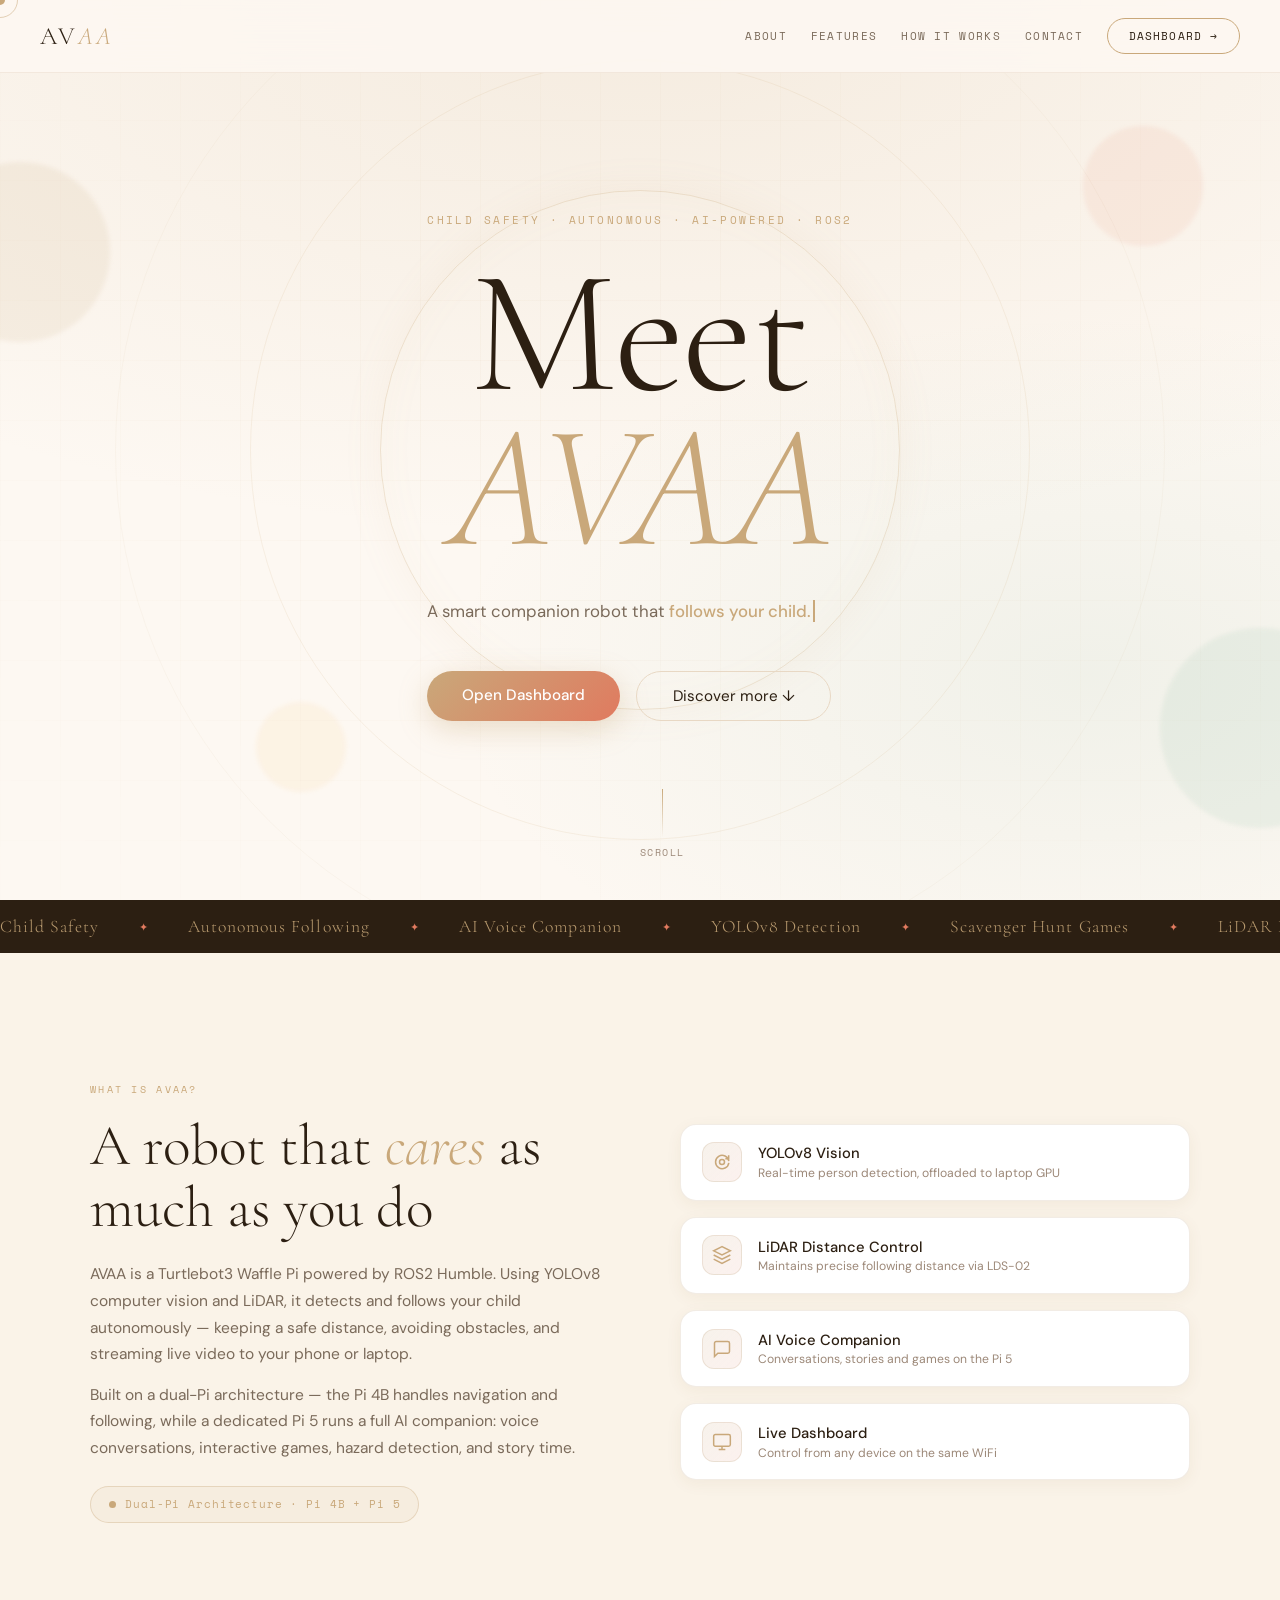
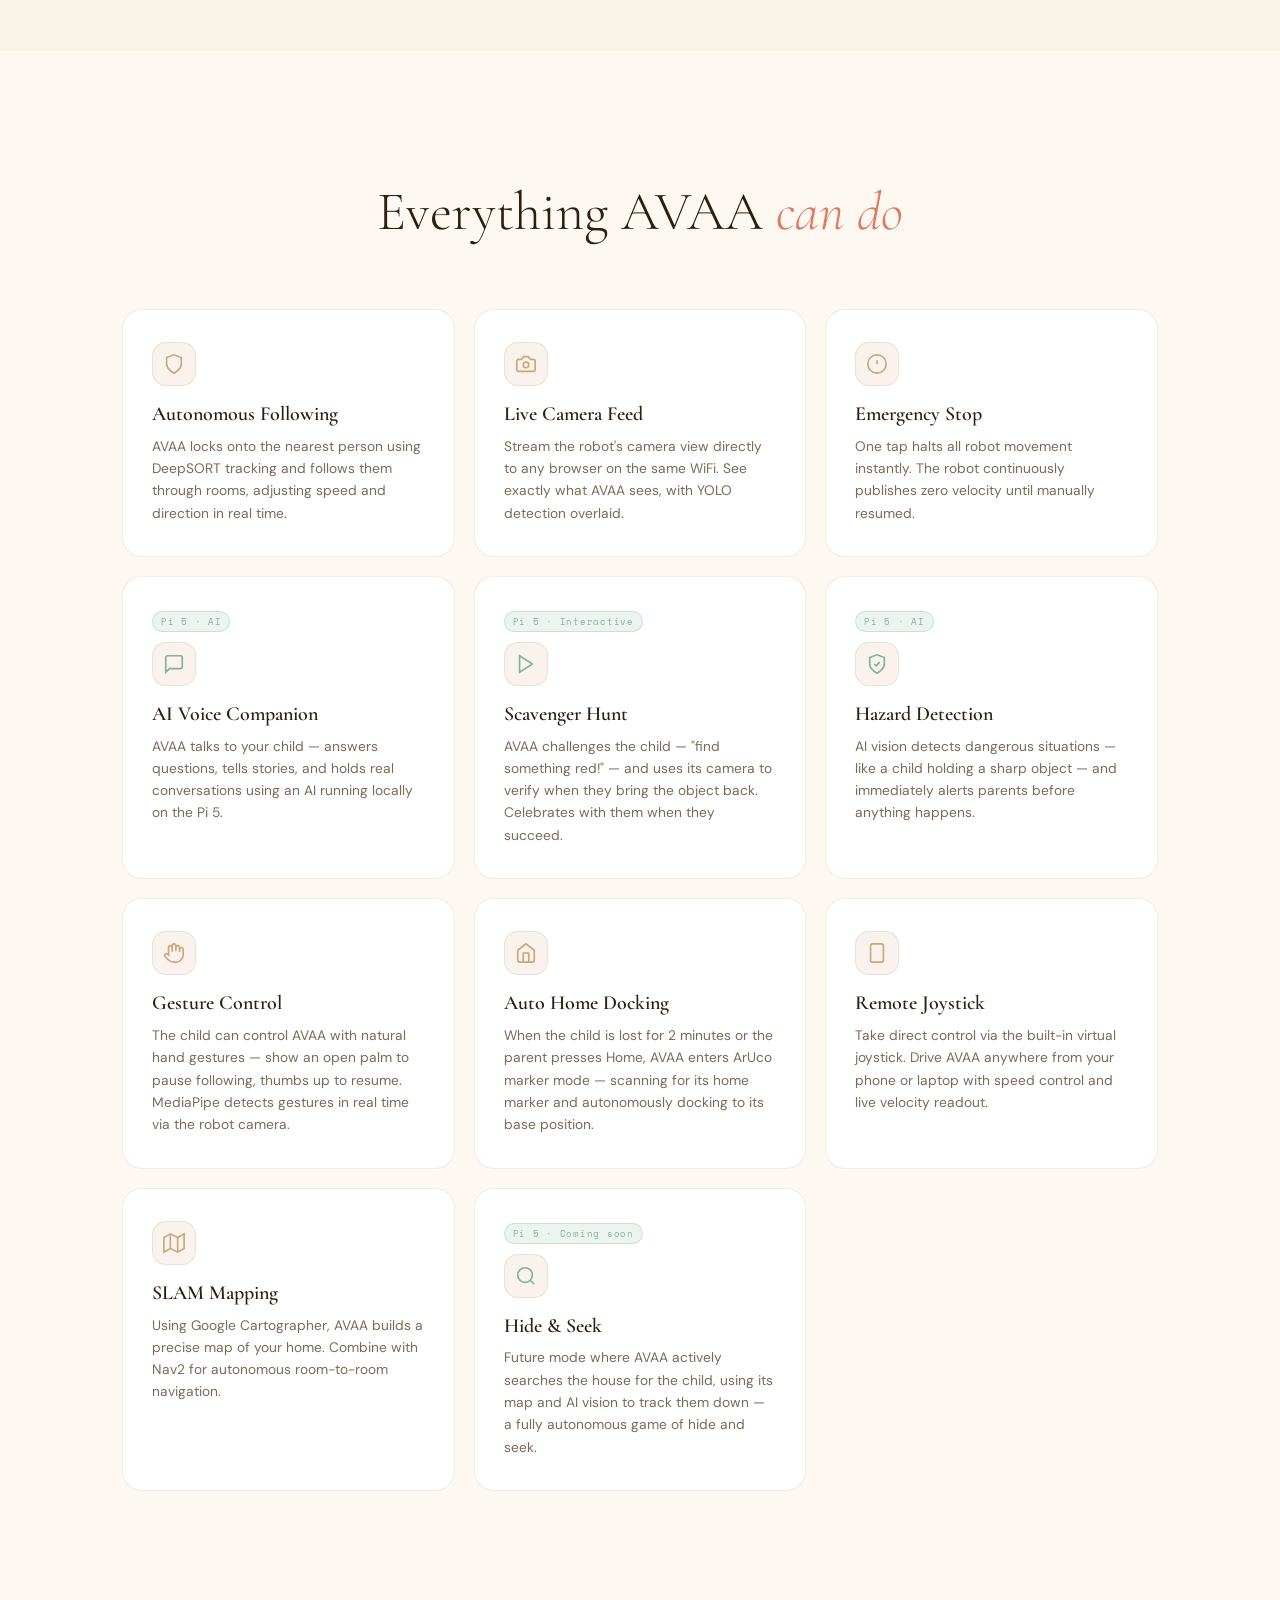
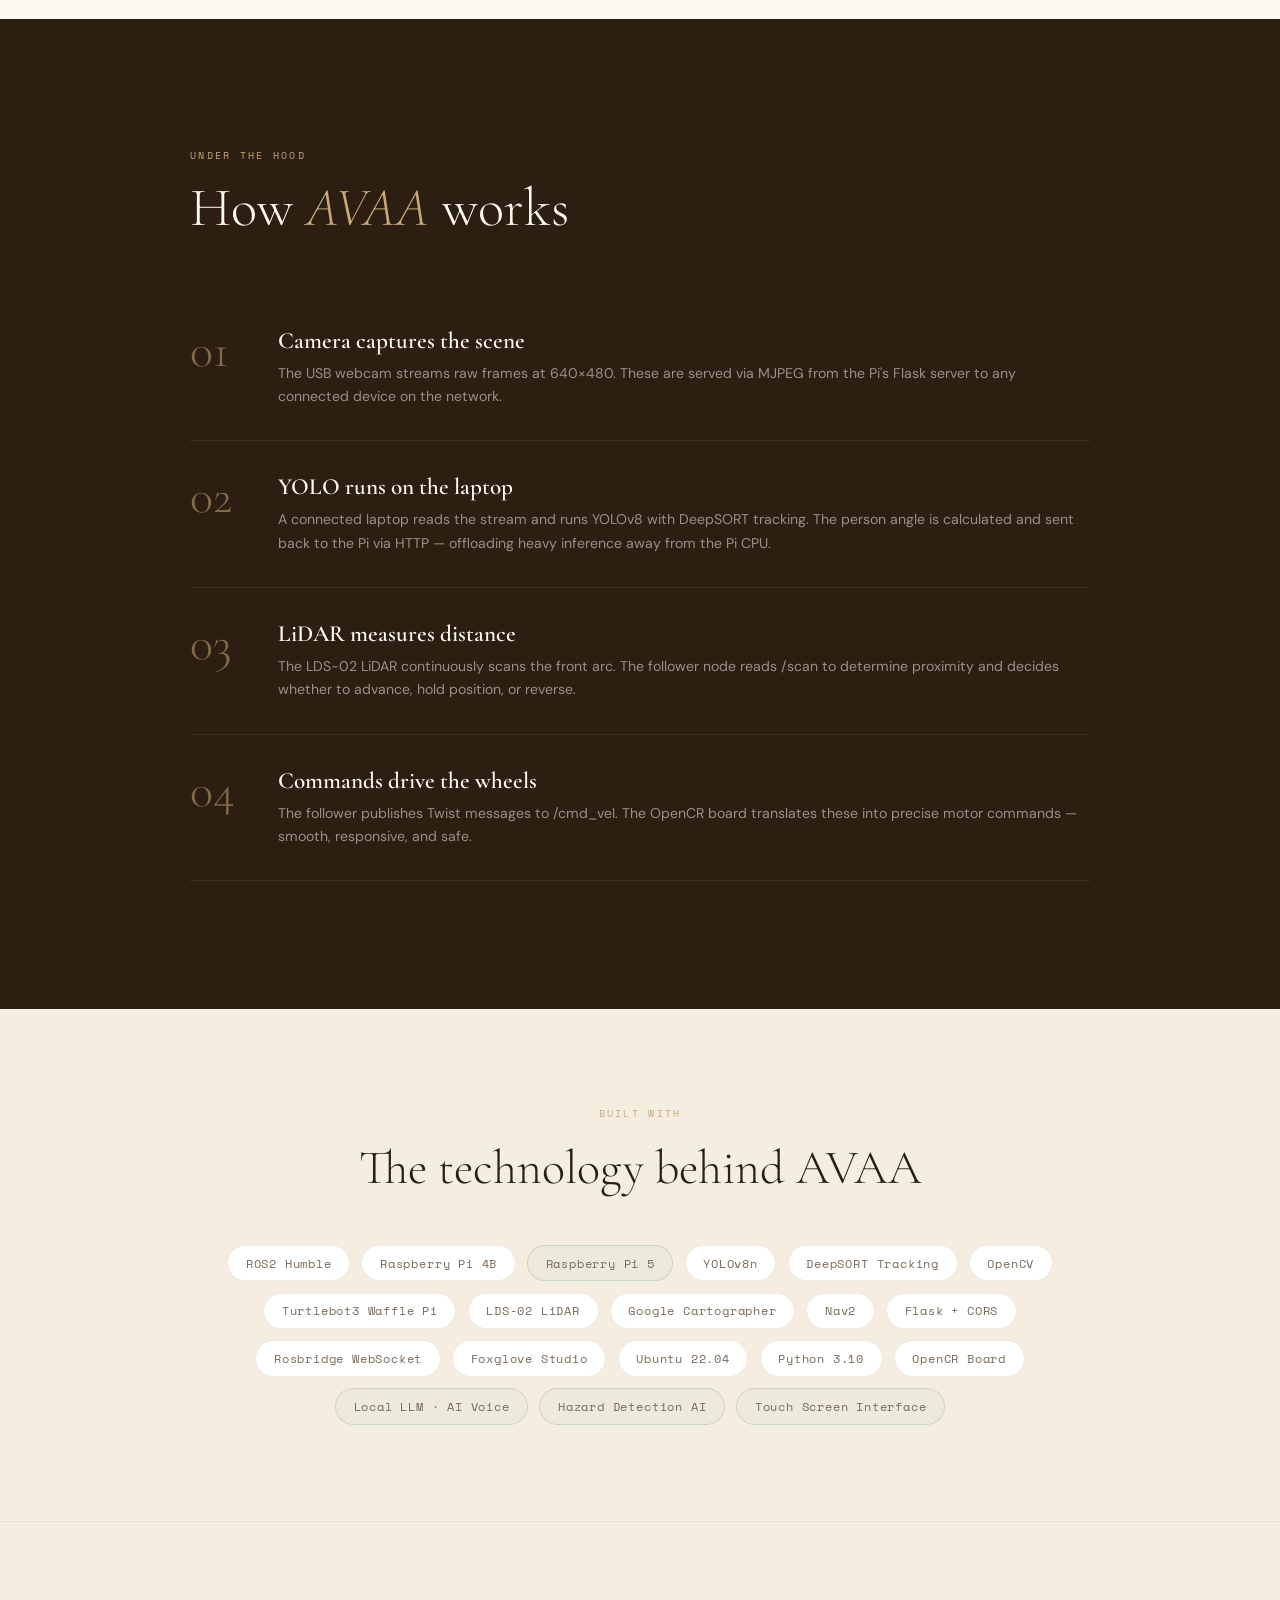
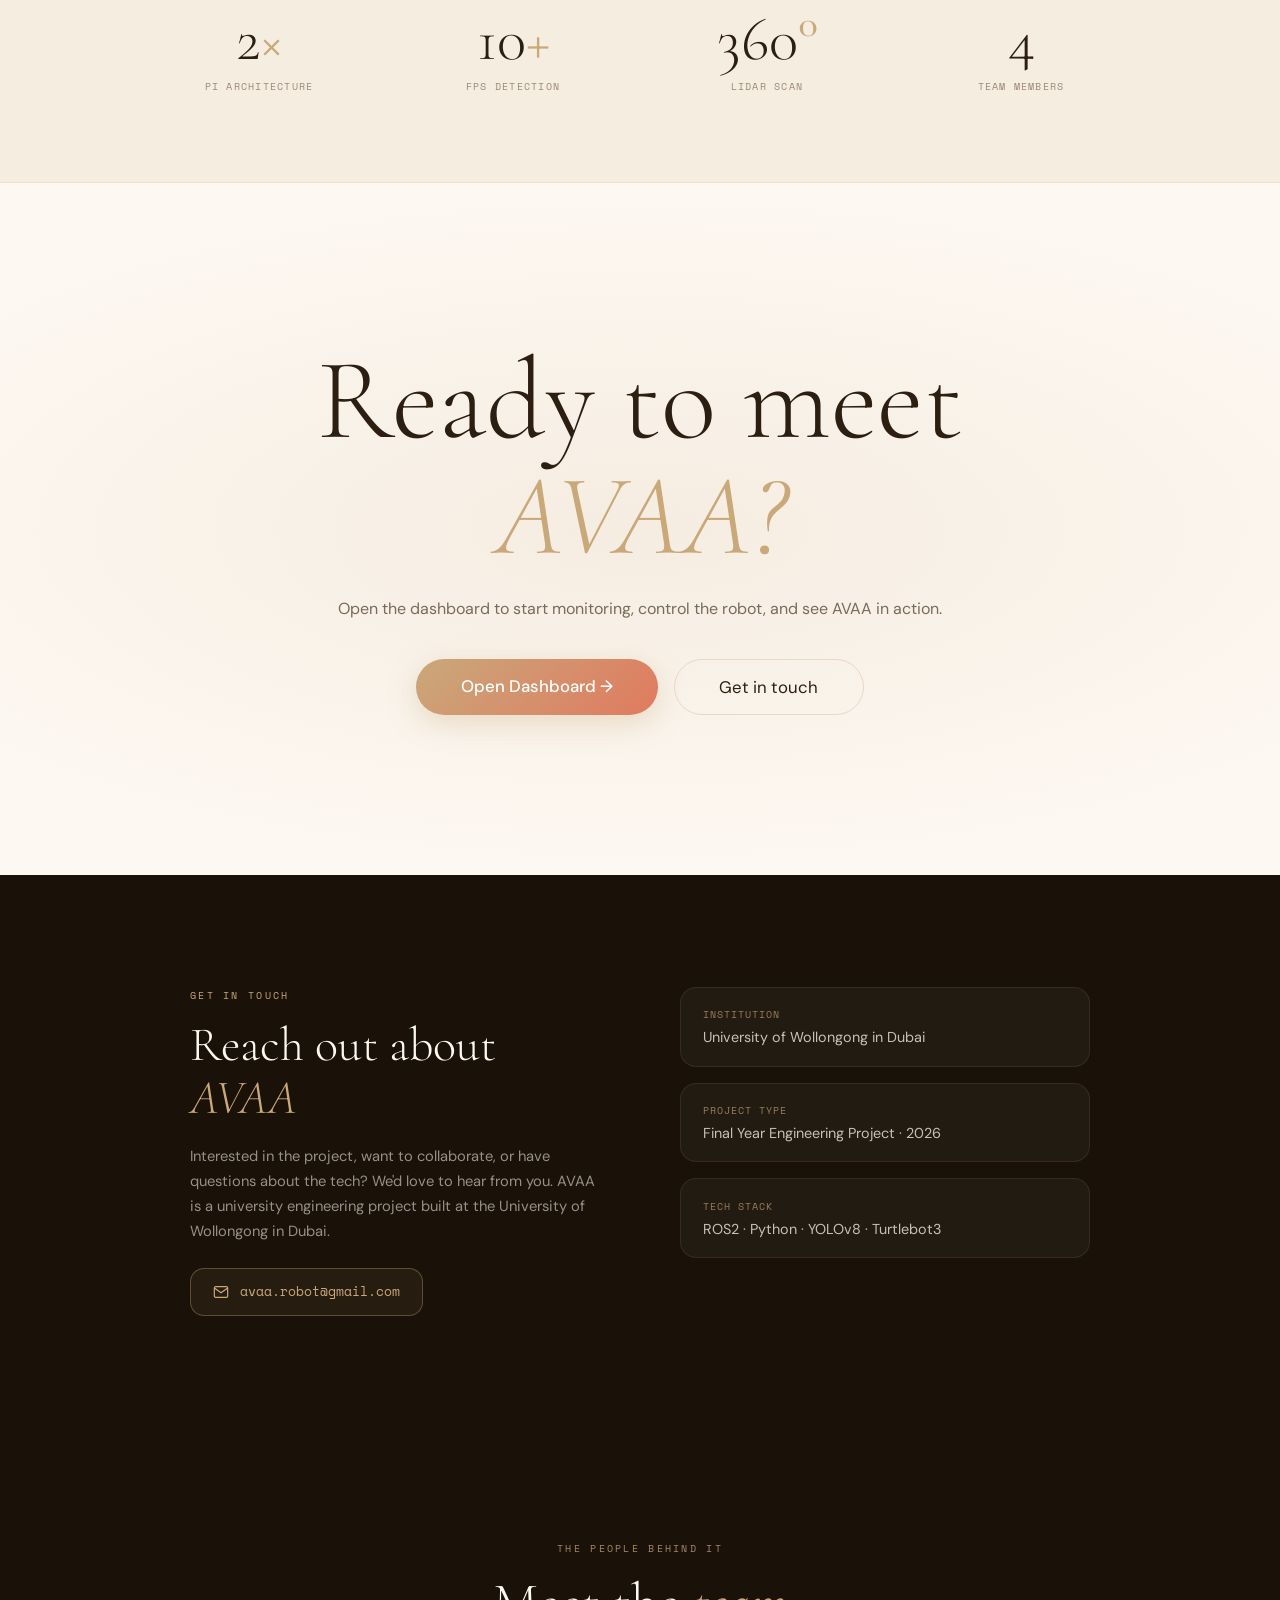
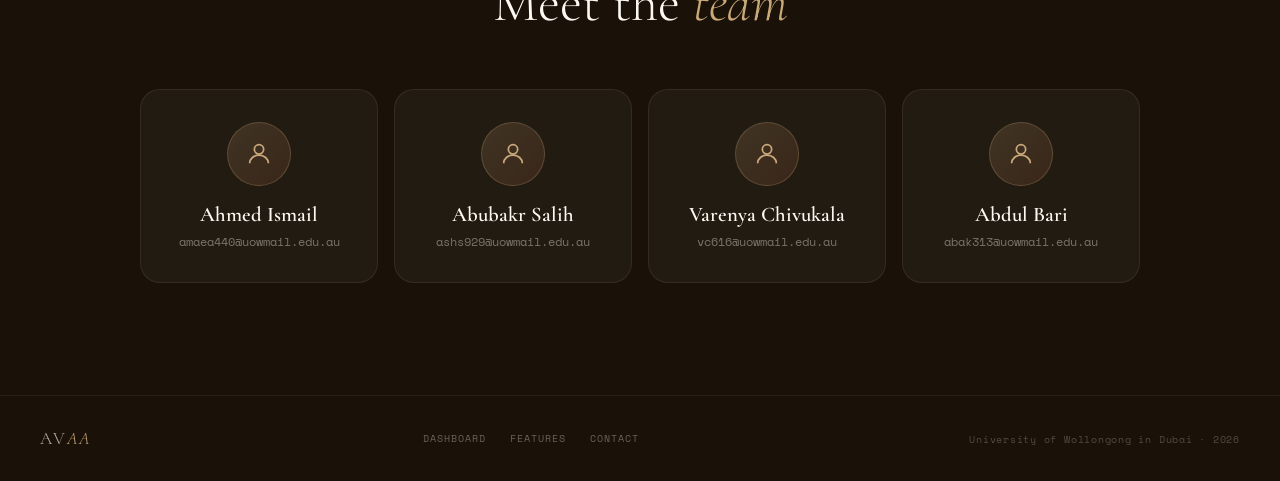
<file: html website/landing.html>
<!DOCTYPE html>
<html lang="en">
<head>
  <meta charset="UTF-8" />
  <meta name="viewport" content="width=device-width, initial-scale=1.0" />
  <title>AVAA — Smart Companion Robot</title>
  <link rel="preconnect" href="https://fonts.googleapis.com" />
  <link rel="preconnect" href="https://fonts.gstatic.com" crossorigin />
  <link href="https://fonts.googleapis.com/css2?family=Cormorant+Garamond:ital,wght@0,300;0,400;0,600;1,300;1,400&family=DM+Sans:wght@300;400;500&family=Space+Mono:wght@400;700&display=swap" rel="stylesheet" />
  <style>
    :root {
      --cream:   #fdf8f2;
      --warm:    #faf3e8;
      --paper:   #f5ede0;
      --sand:    #e8d8c4;
      --caramel: #c9a87a;
      --terra:   #e07a5f;
      --sage:    #81b29a;
      --gold:    #f2cc8f;
      --text:    #2c1f12;
      --muted:   #7a6a5a;
      --light:   #9c8878;
      --dark:    #1a1208;
    }
    *, *::before, *::after { box-sizing: border-box; margin: 0; padding: 0; }
    html { scroll-behavior: smooth; }
    body {
      background: var(--cream); color: var(--text);
      font-family: 'DM Sans', sans-serif; overflow-x: hidden; cursor: none;
    }

    /* noise */
    body::before {
      content: ''; position: fixed; inset: 0; z-index: 0; pointer-events: none; opacity: 0.025;
      background-image: url("data:image/svg+xml,%3Csvg viewBox='0 0 256 256' xmlns='http://www.w3.org/2000/svg'%3E%3Cfilter id='n'%3E%3CfeTurbulence type='fractalNoise' baseFrequency='0.9' numOctaves='4' stitchTiles='stitch'/%3E%3C/filter%3E%3Crect width='100%25' height='100%25' filter='url(%23n)'/%3E%3C/svg%3E");
    }

    /* cursor */
    #cursor { position:fixed; width:10px; height:10px; background:var(--caramel); border-radius:50%; pointer-events:none; z-index:9999; transform:translate(-50%,-50%); transition:width 0.2s,height 0.2s,background 0.2s; }
    #cursor-ring { position:fixed; width:36px; height:36px; border:1.5px solid var(--caramel); border-radius:50%; pointer-events:none; z-index:9998; transform:translate(-50%,-50%); opacity:0.5; transition:width 0.2s,height 0.2s; }

    /* ── NAV ── */
    nav {
      position: fixed; top: 0; left: 0; right: 0; z-index: 100;
      padding: 1.1rem 2.5rem;
      display: flex; align-items: center; justify-content: space-between;
      background: rgba(253,248,242,0.88); backdrop-filter: blur(18px);
      border-bottom: 1px solid rgba(180,150,110,0.14);
    }
    .nav-logo { font-family:'Cormorant Garamond',serif; font-size:1.55rem; font-weight:300; letter-spacing:0.12em; color:var(--text); }
    .nav-logo em { color:var(--caramel); font-style:italic; }
    .nav-links { display:flex; align-items:center; gap:1.5rem; }
    .nav-link-item { font-family:'Space Mono',monospace; font-size:0.68rem; letter-spacing:0.12em; text-transform:uppercase; color:var(--muted); text-decoration:none; transition:color 0.2s; }
    .nav-link-item:hover { color:var(--caramel); }
    .nav-enter { font-family:'Space Mono',monospace; font-size:0.7rem; letter-spacing:0.1em; text-transform:uppercase; padding:0.55rem 1.3rem; border:1px solid var(--caramel); border-radius:999px; color:var(--text); text-decoration:none; transition:background 0.2s,color 0.2s; }
    .nav-enter:hover { background:var(--caramel); color:#fff; }

    section { position:relative; z-index:1; }

    /* ── HERO ── */
    .hero {
      min-height: 100vh;
      display: grid; place-items: center;
      padding: 8rem 2rem 5rem;
      text-align: center;
      background:
        radial-gradient(ellipse 90% 60% at 50% 0%, rgba(201,168,122,0.16), transparent),
        radial-gradient(ellipse 50% 40% at 85% 75%, rgba(129,178,154,0.10), transparent),
        var(--cream);
      overflow: hidden;
    }
    .hero-eyebrow { font-family:'Space Mono',monospace; font-size:0.7rem; letter-spacing:0.22em; text-transform:uppercase; color:var(--caramel); margin-bottom:1.8rem; opacity:0; animation:fadeUp 0.8s 0.2s forwards; }
    .hero-title { font-family:'Cormorant Garamond',serif; font-size:clamp(5rem,15vw,11rem); font-weight:300; line-height:0.88; letter-spacing:-0.01em; color:var(--text); opacity:0; animation:fadeUp 0.9s 0.4s forwards; }
    .hero-title em { font-style:italic; color:var(--caramel); display:block; }
    .hero-sub { margin-top:2rem; font-size:1.05rem; color:var(--muted); max-width:500px; margin-inline:auto; line-height:1.65; opacity:0; animation:fadeUp 0.9s 0.6s forwards; }
    .hero-cta { margin-top:2.8rem; display:flex; gap:1rem; justify-content:center; flex-wrap:wrap; opacity:0; animation:fadeUp 0.9s 0.8s forwards; }
    .btn-primary { padding:0.9rem 2.2rem; background:linear-gradient(135deg,var(--caramel),var(--terra)); color:#fff; border:none; border-radius:999px; font-family:'DM Sans',sans-serif; font-size:0.95rem; font-weight:500; text-decoration:none; cursor:pointer; box-shadow:0 8px 28px rgba(201,168,122,0.35); transition:transform 0.2s,box-shadow 0.2s; }
    .btn-primary:hover { transform:translateY(-2px); box-shadow:0 14px 36px rgba(201,168,122,0.42); }
    .btn-ghost { padding:0.9rem 2.2rem; background:transparent; color:var(--text); border:1.5px solid var(--sand); border-radius:999px; font-family:'DM Sans',sans-serif; font-size:0.95rem; text-decoration:none; cursor:pointer; transition:border-color 0.2s,background 0.2s; }
    .btn-ghost:hover { border-color:var(--caramel); background:rgba(201,168,122,0.06); }

    /* orbs */
    .orb { position:absolute; border-radius:50%; pointer-events:none; filter:blur(2px); }
    .orb-1 { width:180px;height:180px;left:-70px;top:18%;background:rgba(201,168,122,0.13);animation:drift 18s ease-in-out infinite alternate; }
    .orb-2 { width:120px;height:120px;right:6%;top:14%;background:rgba(224,122,95,0.09);animation:drift 14s ease-in-out infinite alternate-reverse; }
    .orb-3 { width:200px;height:200px;right:-80px;bottom:8%;background:rgba(129,178,154,0.11);animation:drift 22s ease-in-out infinite alternate; }
    .orb-4 { width:90px;height:90px;left:20%;bottom:12%;background:rgba(242,204,143,0.13);animation:drift 16s ease-in-out infinite alternate-reverse; }
    @keyframes drift { from{transform:translateY(0) rotate(0deg)} to{transform:translateY(-22px) rotate(180deg)} }

    /* grid lines bg */
    .hero-grid {
      position:absolute; inset:0; pointer-events:none;
      background-image: linear-gradient(rgba(201,168,122,0.06) 1px, transparent 1px),
                        linear-gradient(90deg, rgba(201,168,122,0.06) 1px, transparent 1px);
      background-size: 60px 60px;
      mask-image: radial-gradient(ellipse 80% 80% at 50% 50%, black, transparent);
    }

    .scroll-hint { position:absolute;bottom:2.5rem;left:50%;transform:translateX(-50%);display:flex;flex-direction:column;align-items:center;gap:0.5rem;opacity:0;animation:fadeUp 1s 1.2s forwards; }
    .scroll-hint span { font-family:'Space Mono',monospace;font-size:0.62rem;letter-spacing:0.15em;text-transform:uppercase;color:var(--light); }
    .scroll-line { width:1px;height:48px;background:linear-gradient(to bottom,var(--caramel),transparent);animation:scrollPulse 2s ease-in-out infinite; }
    @keyframes scrollPulse { 0%,100%{opacity:0.4}50%{opacity:1} }

    /* ── MARQUEE ── */
    .marquee-wrap { overflow:hidden; background:var(--text); padding:1rem 0; }
    .marquee-track { display:flex;gap:2.5rem;animation:marquee 20s linear infinite;white-space:nowrap; }
    .marquee-item { font-family:'Cormorant Garamond',serif;font-size:1.1rem;font-weight:300;color:rgba(201,168,122,0.9);letter-spacing:0.06em;flex-shrink:0; }
    .marquee-sep { color:var(--terra);flex-shrink:0;font-size:0.7rem;align-self:center; }
    @keyframes marquee { from{transform:translateX(0)} to{transform:translateX(-50%)} }

    /* ── WHAT ── */
    .what { padding:8rem 2rem; background:var(--warm); }
    .what-inner { max-width:1100px;margin-inline:auto;display:grid;grid-template-columns:1fr 1fr;gap:5rem;align-items:center; }
    .section-label { font-family:'Space Mono',monospace;font-size:0.65rem;letter-spacing:0.22em;text-transform:uppercase;color:var(--caramel);margin-bottom:1.1rem; }
    .section-title { font-family:'Cormorant Garamond',serif;font-size:clamp(2.2rem,5vw,3.6rem);font-weight:300;line-height:1.08;color:var(--text); }
    .section-title em { font-style:italic;color:var(--caramel); }
    .section-body { margin-top:1.4rem;color:var(--muted);line-height:1.72;font-size:0.97rem; }
    .section-body + .section-body { margin-top:0.85rem; }
    .dual-pi-badge {
      margin-top:1.5rem;display:inline-flex;align-items:center;gap:0.6rem;
      padding:0.6rem 1.1rem;border-radius:999px;
      border:1px solid rgba(201,168,122,0.35);
      background:rgba(201,168,122,0.08);
      font-family:'Space Mono',monospace;font-size:0.68rem;
      color:var(--caramel);letter-spacing:0.08em;
    }
    .dual-pi-dot { width:7px;height:7px;border-radius:50%;background:var(--caramel);animation:blink 2s ease-in-out infinite; }
    @keyframes blink { 0%,100%{opacity:1}50%{opacity:0.3} }

    /* stat cards */
    .what-cards { display:flex;flex-direction:column;gap:1rem; }
    .stat-row {
      display:flex;align-items:center;gap:1rem;padding:1.1rem 1.3rem;
      background:#fff;border-radius:16px;border:1px solid rgba(180,150,110,0.18);
      box-shadow:0 4px 16px rgba(120,80,30,0.06);
      transform:translateX(60px);opacity:0;transition:transform 0.6s ease,opacity 0.6s ease;
    }
    .stat-row.visible { transform:translateX(0);opacity:1; }
    .stat-row:nth-child(2){transition-delay:0.1s} .stat-row:nth-child(3){transition-delay:0.2s} .stat-row:nth-child(4){transition-delay:0.3s}
    .stat-icon-wrap { width:40px;height:40px;border-radius:12px;display:grid;place-items:center;flex-shrink:0;background:linear-gradient(135deg,rgba(201,168,122,0.15),rgba(224,122,95,0.10));border:1px solid rgba(180,150,110,0.20); }
    .stat-icon-wrap svg { width:20px;height:20px; }
    .stat-text-main { font-size:0.92rem;font-weight:500;color:var(--text); }
    .stat-text-sub  { font-size:0.76rem;color:var(--light);margin-top:0.1rem; }

    /* ── FEATURES ── */
    .features { padding:8rem 2rem; max-width:1100px; margin-inline:auto; }
    .features-header { text-align:center;margin-bottom:4rem; }
    .features-title { font-family:'Cormorant Garamond',serif;font-size:clamp(2.2rem,5vw,3.4rem);font-weight:300;color:var(--text); }
    .features-title em { font-style:italic;color:var(--terra); }
    .features-grid { display:grid;grid-template-columns:repeat(3,1fr);gap:1.2rem; }
    .feat-card {
      background:#fff;border:1px solid rgba(180,150,110,0.18);border-radius:20px;padding:2rem 1.8rem;
      position:relative;overflow:hidden;
      transform:translateY(40px);opacity:0;transition:transform 0.6s ease,opacity 0.6s ease,border-color 0.2s,box-shadow 0.2s;
    }
    .feat-card.visible { transform:translateY(0);opacity:1; }
    .feat-card:nth-child(2){transition-delay:0.08s}.feat-card:nth-child(3){transition-delay:0.16s}
    .feat-card:nth-child(4){transition-delay:0.12s}.feat-card:nth-child(5){transition-delay:0.20s}.feat-card:nth-child(6){transition-delay:0.28s}
    .feat-card:nth-child(7){transition-delay:0.16s}.feat-card:nth-child(8){transition-delay:0.24s}.feat-card:nth-child(9){transition-delay:0.32s}
    .feat-card::before { content:'';position:absolute;top:0;left:0;right:0;height:3px;background:linear-gradient(90deg,var(--caramel),var(--terra),var(--sage));opacity:0;transition:opacity 0.2s; }
    .feat-card:hover { border-color:rgba(201,168,122,0.45);box-shadow:0 12px 32px rgba(120,80,30,0.10); }
    .feat-card:hover::before { opacity:1; }
    .feat-icon-box { width:44px;height:44px;border-radius:14px;display:grid;place-items:center;margin-bottom:1rem;background:linear-gradient(135deg,rgba(201,168,122,0.14),rgba(224,122,95,0.10));border:1px solid rgba(180,150,110,0.20); }
    .feat-icon-box svg { width:22px;height:22px; }
    .feat-pi5-tag { display:inline-block;font-family:'Space Mono',monospace;font-size:0.58rem;letter-spacing:0.08em;padding:0.2rem 0.5rem;border-radius:999px;background:rgba(129,178,154,0.15);color:var(--sage);border:1px solid rgba(129,178,154,0.30);margin-bottom:0.6rem; }
    .feat-name { font-family:'Cormorant Garamond',serif;font-size:1.25rem;font-weight:600;color:var(--text);margin-bottom:0.55rem; }
    .feat-desc { font-size:0.86rem;color:var(--muted);line-height:1.62; }

    /* ── HOW IT WORKS ── */
    .how { padding:8rem 2rem; background:var(--text); color:var(--cream); }
    .how-inner { max-width:900px;margin-inline:auto; }
    .how-label { font-family:'Space Mono',monospace;font-size:0.65rem;letter-spacing:0.22em;text-transform:uppercase;color:var(--caramel);margin-bottom:1rem; }
    .how-title { font-family:'Cormorant Garamond',serif;font-size:clamp(2.2rem,5vw,3.4rem);font-weight:300;line-height:1.1;margin-bottom:3.5rem; }
    .how-title em { font-style:italic;color:var(--caramel); }
    .steps { display:flex;flex-direction:column;gap:0; }
    .step { display:grid;grid-template-columns:64px 1fr;gap:1.5rem;align-items:flex-start;padding:2rem 0;border-bottom:1px solid rgba(255,255,255,0.07);transform:translateX(-40px);opacity:0;transition:transform 0.6s ease,opacity 0.6s ease; }
    .step.visible { transform:translateX(0);opacity:1; }
    .step:nth-child(2){transition-delay:0.1s}.step:nth-child(3){transition-delay:0.2s}.step:nth-child(4){transition-delay:0.3s}
    .step-num { font-family:'Cormorant Garamond',serif;font-size:3rem;font-weight:300;color:var(--caramel);line-height:1;opacity:0.55; }
    .step-name { font-family:'Cormorant Garamond',serif;font-size:1.45rem;font-weight:600;color:var(--cream);margin-bottom:0.45rem; }
    .step-desc { font-size:0.88rem;color:rgba(253,248,242,0.52);line-height:1.65; }

    /* ── TECH ── */
    .tech { padding:6rem 2rem; background:var(--paper); }
    .tech-inner { max-width:900px;margin-inline:auto;text-align:center; }
    .tech-title { font-family:'Cormorant Garamond',serif;font-size:clamp(2rem,4vw,3rem);font-weight:300;margin-bottom:3rem;color:var(--text); }
    .tech-pills { display:flex;flex-wrap:wrap;justify-content:center;gap:0.7rem; }
    .pill { font-family:'Space Mono',monospace;font-size:0.72rem;letter-spacing:0.07em;padding:0.55rem 1.1rem;border-radius:999px;border:1px solid rgba(180,150,110,0.22);color:var(--muted);background:#fff;transform:scale(0.88);opacity:0;transition:transform 0.4s ease,opacity 0.4s ease,border-color 0.2s,color 0.2s; }
    .pill.visible { transform:scale(1);opacity:1; }
    .pill:hover { border-color:var(--caramel);color:var(--text); }
    .pill.pi5 { border-color:rgba(129,178,154,0.35);background:rgba(129,178,154,0.06); }

    /* ── CTA ── */
    .cta-section { padding:10rem 2rem;text-align:center;background:radial-gradient(ellipse 70% 50% at 50% 50%,rgba(201,168,122,0.14),transparent),var(--cream); }
    .cta-title { font-family:'Cormorant Garamond',serif;font-size:clamp(3rem,9vw,7.5rem);font-weight:300;line-height:1;color:var(--text);transform:translateY(40px);opacity:0;transition:transform 0.8s ease,opacity 0.8s ease; }
    .cta-title.visible { transform:translateY(0);opacity:1; }
    .cta-title em { font-style:italic;color:var(--caramel);display:block; }
    .cta-sub { margin-top:1.5rem;color:var(--muted);font-size:1rem;transform:translateY(20px);opacity:0;transition:transform 0.8s 0.2s ease,opacity 0.8s 0.2s ease; }
    .cta-sub.visible { transform:translateY(0);opacity:1; }
    .cta-btns { margin-top:2.5rem;display:flex;gap:1rem;justify-content:center;flex-wrap:wrap;transform:translateY(20px);opacity:0;transition:transform 0.8s 0.35s ease,opacity 0.8s 0.35s ease; }
    .cta-btns.visible { transform:translateY(0);opacity:1; }

    /* ── CONTACT ── */
    .contact { padding:7rem 2rem; background:var(--dark); color:var(--cream); }
    .contact-inner { max-width:900px;margin-inline:auto;display:grid;grid-template-columns:1fr 1fr;gap:5rem;align-items:start; }
    .contact-label { font-family:'Space Mono',monospace;font-size:0.65rem;letter-spacing:0.22em;text-transform:uppercase;color:var(--caramel);margin-bottom:1rem; }
    .contact-title { font-family:'Cormorant Garamond',serif;font-size:clamp(2rem,4vw,3rem);font-weight:300;line-height:1.1;margin-bottom:1.2rem; }
    .contact-title em { font-style:italic;color:var(--caramel); }
    .contact-body { color:rgba(253,248,242,0.55);line-height:1.7;font-size:0.92rem; }
    .contact-email {
      display:inline-flex;align-items:center;gap:0.65rem;
      margin-top:1.5rem;padding:0.85rem 1.4rem;
      border:1px solid rgba(201,168,122,0.35);border-radius:14px;
      background:rgba(201,168,122,0.07);
      font-family:'Space Mono',monospace;font-size:0.8rem;
      color:var(--caramel);text-decoration:none;
      transition:background 0.2s,border-color 0.2s;
    }
    .contact-email:hover { background:rgba(201,168,122,0.14);border-color:rgba(201,168,122,0.6); }
    .contact-email svg { width:16px;height:16px;flex-shrink:0; }
    .contact-cards { display:flex;flex-direction:column;gap:1rem; }
    .contact-card {
      padding:1.2rem 1.4rem;border-radius:16px;
      border:1px solid rgba(255,255,255,0.08);
      background:rgba(255,255,255,0.04);
      transform:translateY(20px);opacity:0;
      transition:transform 0.6s ease,opacity 0.6s ease;
    }
    .contact-card.visible { transform:translateY(0);opacity:1; }
    .contact-card:nth-child(2){transition-delay:0.1s}.contact-card:nth-child(3){transition-delay:0.2s}
    .contact-card-label { font-family:'Space Mono',monospace;font-size:0.62rem;letter-spacing:0.1em;text-transform:uppercase;color:rgba(201,168,122,0.7);margin-bottom:0.4rem; }
    .contact-card-val { font-size:0.9rem;color:rgba(253,248,242,0.75); }

    /* ── FOOTER ── */
    footer { padding:2rem 2.5rem;border-top:1px solid rgba(255,255,255,0.06);background:var(--dark);display:flex;align-items:center;justify-content:space-between;flex-wrap:wrap;gap:1rem; }
    .footer-logo { font-family:'Cormorant Garamond',serif;font-size:1.1rem;font-weight:300;letter-spacing:0.1em;color:rgba(253,248,242,0.7); }
    .footer-logo em { font-style:italic;color:var(--caramel); }
    .footer-note { font-family:'Space Mono',monospace;font-size:0.6rem;color:rgba(253,248,242,0.25);letter-spacing:0.08em; }
    .footer-links { display:flex;gap:1.5rem; }
    .footer-links a { font-family:'Space Mono',monospace;font-size:0.62rem;letter-spacing:0.1em;text-transform:uppercase;color:rgba(253,248,242,0.35);text-decoration:none;transition:color 0.2s; }
    .footer-links a:hover { color:var(--caramel); }

    /* animations */
    @keyframes fadeUp { from{opacity:0;transform:translateY(24px)} to{opacity:1;transform:translateY(0)} }

    /* ── TEAM ── */
    .team { padding:7rem 2rem; background:var(--dark); }
    .team-inner { max-width:1000px; margin-inline:auto; }
    .team-title { font-family:'Cormorant Garamond',serif; font-size:clamp(2.2rem,5vw,3.4rem); font-weight:300; line-height:1.1; color:var(--cream); text-align:center; margin-bottom:3.5rem; }
    .team-title em { font-style:italic; color:var(--caramel); }
    .team-grid { display:grid; grid-template-columns:repeat(4,1fr); gap:1rem; }
    .team-card {
      background:rgba(255,255,255,0.04); border:1px solid rgba(255,255,255,0.08);
      border-radius:20px; padding:2rem 1.4rem; text-align:center;
      transform:translateY(30px); opacity:0;
      transition:transform 0.6s ease, opacity 0.6s ease, border-color 0.2s, background 0.2s;
      position:relative; overflow:hidden;
    }
    .team-card::before {
      content:''; position:absolute; top:0; left:0; right:0; height:2px;
      background:linear-gradient(90deg, var(--caramel), var(--terra));
      opacity:0; transition:opacity 0.2s;
    }
    .team-card:hover { border-color:rgba(201,168,122,0.25); background:rgba(201,168,122,0.05); }
    .team-card:hover::before { opacity:1; }
    .team-card.visible { transform:translateY(0); opacity:1; }
    .team-card:nth-child(2){transition-delay:0.1s} .team-card:nth-child(3){transition-delay:0.2s} .team-card:nth-child(4){transition-delay:0.3s}
    .team-avatar {
      width:64px; height:64px; border-radius:50%; margin:0 auto 1rem;
      background:linear-gradient(135deg,rgba(201,168,122,0.18),rgba(224,122,95,0.12));
      border:1px solid rgba(201,168,122,0.25);
      display:grid; place-items:center;
    }
    .team-avatar svg { width:28px; height:28px; stroke:var(--caramel); }
    .team-name { font-family:'Cormorant Garamond',serif; font-size:1.3rem; font-weight:600; color:var(--cream); margin-bottom:0.3rem; }
    .team-role { font-family:'Space Mono',monospace; font-size:0.62rem; letter-spacing:0.08em; color:rgba(201,168,122,0.7); text-transform:uppercase; margin-bottom:0.85rem; }
    .team-email { display:block; font-size:0.76rem; color:rgba(253,248,242,0.4); text-decoration:none; word-break:break-all; transition:color 0.2s; font-family:'Space Mono',monospace; }
    .team-email:hover { color:var(--caramel); }

    /* ── EXTRA WOW — animated counter strip ── */
    .stats-strip { padding:4rem 2rem; background:var(--paper); border-top:1px solid rgba(180,150,110,0.15); border-bottom:1px solid rgba(180,150,110,0.15); }
    .stats-strip-inner { max-width:1000px; margin-inline:auto; display:grid; grid-template-columns:repeat(4,1fr); gap:1rem; text-align:center; }
    .strip-stat { padding:1.5rem 1rem; }
    .strip-num { font-family:'Cormorant Garamond',serif; font-size:clamp(2.5rem,5vw,3.8rem); font-weight:300; color:var(--text); line-height:1; }
    .strip-num em { font-style:normal; color:var(--caramel); }
    .strip-label { font-family:'Space Mono',monospace; font-size:0.65rem; letter-spacing:0.12em; text-transform:uppercase; color:var(--light); margin-top:0.5rem; }

    @media(max-width:900px) { .team-grid { grid-template-columns:1fr 1fr; } .stats-strip-inner { grid-template-columns:1fr 1fr; } }
    @media(max-width:500px) { .team-grid { grid-template-columns:1fr; } .stats-strip-inner { grid-template-columns:1fr 1fr; } }

    /* ── HERO LAYOUT ── */
    .hero { text-align:left; padding:7rem 2rem 5rem; }
    .hero-layout {
      display:grid; grid-template-columns:1fr 1fr;
      gap:3rem; align-items:center;
      max-width:1100px; margin-inline:auto;
      width:100%;
    }
    .hero-left { text-align:left; }
    .hero-eyebrow { text-align:left; }
    .hero-cta { justify-content:flex-start; }

    /* typewriter */
    .hero-sub { text-align:left; max-width:480px; }
    .typewriter {
      color:var(--caramel);
      font-weight:500;
      border-right:2px solid var(--caramel);
      padding-right:2px;
      animation:blinkCaret 0.75s step-end infinite;
      white-space:nowrap;
    }
    @keyframes blinkCaret { 0%,100%{border-color:var(--caramel)} 50%{border-color:transparent} }

    /* robot float */
    .hero-right { display:flex; justify-content:center; align-items:center; }
    .robot-float-wrap {
      position:relative; width:320px; height:380px;
      display:flex; align-items:center; justify-content:center;
    }
    .robot-glow {
      position:absolute; width:260px; height:260px; border-radius:50%;
      background:radial-gradient(circle, rgba(201,168,122,0.18), transparent 70%);
      animation:glowPulse 3s ease-in-out infinite;
    }
    @keyframes glowPulse { 0%,100%{transform:scale(1);opacity:0.7} 50%{transform:scale(1.15);opacity:1} }
    .robot-float-img {
      position:relative; z-index:2;
      width:260px; height:auto; max-height:360px;
      object-fit:contain; border-radius:20px;
      filter:drop-shadow(0 20px 40px rgba(201,168,122,0.25));
      animation:float 5s ease-in-out infinite;
    }
    .robot-fallback-svg {
      position:relative; z-index:2;
      width:220px; height:280px;
      display:grid; place-items:center;
      animation:float 5s ease-in-out infinite;
    }
    .robot-fallback-svg svg { width:100%; height:100%; }
    .robot-scan-line {
      position:absolute; left:10%; right:10%; height:2px;
      background:linear-gradient(90deg, transparent, rgba(201,168,122,0.6), transparent);
      z-index:3; border-radius:999px;
      animation:scanLine 3s ease-in-out infinite;
    }
    @keyframes scanLine {
      0%   { top:15%; opacity:0; }
      10%  { opacity:1; }
      90%  { opacity:1; }
      100% { top:85%; opacity:0; }
    }
    @keyframes float { 0%,100%{transform:translateY(0)} 50%{transform:translateY(-12px)} }

    @media(max-width:900px) {
      .hero-layout { grid-template-columns:1fr; text-align:center; }
      .hero-left { text-align:center; }
      .hero-eyebrow, .hero-sub { text-align:center; max-width:none; }
      .hero-cta { justify-content:center; }
      .hero-right { margin-top:1rem; }
      .robot-float-wrap { width:240px; height:280px; }
      .robot-float-img { width:200px; }
    }

    
    .hero-ring {
      position:absolute; width:520px; height:520px;
      border-radius:50%; pointer-events:none;
      border:1.5px solid rgba(201,168,122,0.28);
      top:50%; left:50%; transform:translate(-50%,-50%);
      animation:ringPulse 3.5s ease-in-out infinite;
      box-shadow: 0 0 40px rgba(201,168,122,0.08), inset 0 0 40px rgba(201,168,122,0.04);
    }
    .hero-ring-2 {
      position:absolute; width:780px; height:780px;
      border-radius:50%; pointer-events:none;
      border:1px solid rgba(201,168,122,0.14);
      top:50%; left:50%; transform:translate(-50%,-50%);
      animation:ringPulse 3.5s ease-in-out infinite 1.2s;
    }
    .hero-ring-3 {
      position:absolute; width:1050px; height:1050px;
      border-radius:50%; pointer-events:none;
      border:1px solid rgba(201,168,122,0.07);
      top:50%; left:50%; transform:translate(-50%,-50%);
      animation:ringPulse 3.5s ease-in-out infinite 2.4s;
    }
    @keyframes ringPulse { 0%,100%{opacity:0.6;transform:translate(-50%,-50%) scale(1)} 50%{opacity:1;transform:translate(-50%,-50%) scale(1.025)} }

    /* ── REVEAL for team cards ── */
    
    @media(max-width:900px) {
      .what-inner,.contact-inner { grid-template-columns:1fr;gap:3rem; }
      .features-grid { grid-template-columns:1fr 1fr; }
      nav { padding:1rem 1.4rem; }
      .nav-links { gap:1rem; }
    }
    @media(max-width:600px) {
      .features-grid { grid-template-columns:1fr; }
      .nav-links .nav-link-item { display:none; }
      footer { flex-direction:column;text-align:center; }
    }
  </style>
</head>
<body>

<div id="cursor"></div>
<div id="cursor-ring"></div>

<!-- NAV -->
<nav>
  <div class="nav-logo">AV<em>AA</em></div>
  <div class="nav-links">
    <a href="#what"     class="nav-link-item">About</a>
    <a href="#features" class="nav-link-item">Features</a>
    <a href="#how"      class="nav-link-item">How it works</a>
    <a href="#contact"  class="nav-link-item">Contact</a>
    <a href="index.html" class="nav-enter">Dashboard →</a>
  </div>
</nav>

<!-- HERO -->
<section class="hero">
  <div class="hero-grid"></div>
  <div class="hero-ring"></div>
  <div class="hero-ring-2"></div>
  <div class="hero-ring-3"></div>
  <div class="orb orb-1"></div>
  <div class="orb orb-2"></div>
  <div class="orb orb-3"></div>
  <div class="orb orb-4"></div>

  <div style="text-align:center">
    <p class="hero-eyebrow">Child Safety · Autonomous · AI-Powered · ROS2</p>
    <h1 class="hero-title">Meet<em>AVAA</em></h1>
    <p class="hero-sub">
      A smart companion robot that
      <span class="typewriter" id="typewriter"></span>
    </p>
    <div class="hero-cta">
      <a href="index.html" class="btn-primary">Open Dashboard</a>
      <a href="#what" class="btn-ghost">Discover more ↓</a>
    </div>
  </div>

  <div class="scroll-hint">
    <div class="scroll-line"></div>
    <span>Scroll</span>
  </div>
</section>

<!-- MARQUEE -->
<div class="marquee-wrap" aria-hidden="true">
  <div class="marquee-track">
    <span class="marquee-item">Child Safety</span><span class="marquee-sep">✦</span>
    <span class="marquee-item">Autonomous Following</span><span class="marquee-sep">✦</span>
    <span class="marquee-item">AI Voice Companion</span><span class="marquee-sep">✦</span>
    <span class="marquee-item">YOLOv8 Detection</span><span class="marquee-sep">✦</span>
    <span class="marquee-item">Scavenger Hunt Games</span><span class="marquee-sep">✦</span>
    <span class="marquee-item">LiDAR Navigation</span><span class="marquee-sep">✦</span>
    <span class="marquee-item">Hazard Detection</span><span class="marquee-sep">✦</span>
    <span class="marquee-item">Story Time</span><span class="marquee-sep">✦</span>
    <span class="marquee-item">ROS2 Humble</span><span class="marquee-sep">✦</span>
    <span class="marquee-item">Real-time Monitoring</span><span class="marquee-sep">✦</span>
    <!-- duplicate -->
    <span class="marquee-item">Child Safety</span><span class="marquee-sep">✦</span>
    <span class="marquee-item">Autonomous Following</span><span class="marquee-sep">✦</span>
    <span class="marquee-item">AI Voice Companion</span><span class="marquee-sep">✦</span>
    <span class="marquee-item">YOLOv8 Detection</span><span class="marquee-sep">✦</span>
    <span class="marquee-item">Scavenger Hunt Games</span><span class="marquee-sep">✦</span>
    <span class="marquee-item">LiDAR Navigation</span><span class="marquee-sep">✦</span>
    <span class="marquee-item">Hazard Detection</span><span class="marquee-sep">✦</span>
    <span class="marquee-item">Story Time</span><span class="marquee-sep">✦</span>
    <span class="marquee-item">ROS2 Humble</span><span class="marquee-sep">✦</span>
    <span class="marquee-item">Real-time Monitoring</span><span class="marquee-sep">✦</span>
  </div>
</div>

<!-- WHAT IS AVAA -->
<section id="what" class="what">
  <div class="what-inner">
    <div>
      <p class="section-label">What is AVAA?</p>
      <h2 class="section-title">A robot that <em>cares</em> as much as you do</h2>
      <p class="section-body">AVAA is a Turtlebot3 Waffle Pi powered by ROS2 Humble. Using YOLOv8 computer vision and LiDAR, it detects and follows your child autonomously — keeping a safe distance, avoiding obstacles, and streaming live video to your phone or laptop.</p>
      <p class="section-body">Built on a dual-Pi architecture — the Pi 4B handles navigation and following, while a dedicated Pi 5 runs a full AI companion: voice conversations, interactive games, hazard detection, and story time.</p>
      <div class="dual-pi-badge">
        <div class="dual-pi-dot"></div>
        Dual-Pi Architecture · Pi 4B + Pi 5
      </div>
    </div>
    <div class="what-cards">
      <div class="stat-row">
        <div class="stat-icon-wrap">
          <svg viewBox="0 0 24 24" fill="none" stroke="var(--caramel)" stroke-width="1.8"><circle cx="12" cy="12" r="3"/><path d="M20.188 10.934a8 8 0 1 0 .001 2.132"/><path d="M20 4v4h-4"/></svg>
        </div>
        <div><div class="stat-text-main">YOLOv8 Vision</div><div class="stat-text-sub">Real-time person detection, offloaded to laptop GPU</div></div>
      </div>
      <div class="stat-row">
        <div class="stat-icon-wrap">
          <svg viewBox="0 0 24 24" fill="none" stroke="var(--caramel)" stroke-width="1.8"><path d="M12 2L2 7l10 5 10-5-10-5z"/><path d="M2 17l10 5 10-5"/><path d="M2 12l10 5 10-5"/></svg>
        </div>
        <div><div class="stat-text-main">LiDAR Distance Control</div><div class="stat-text-sub">Maintains precise following distance via LDS-02</div></div>
      </div>
      <div class="stat-row">
        <div class="stat-icon-wrap">
          <svg viewBox="0 0 24 24" fill="none" stroke="var(--caramel)" stroke-width="1.8"><path d="M21 15a2 2 0 0 1-2 2H7l-4 4V5a2 2 0 0 1 2-2h14a2 2 0 0 1 2 2z"/></svg>
        </div>
        <div><div class="stat-text-main">AI Voice Companion</div><div class="stat-text-sub">Conversations, stories and games on the Pi 5</div></div>
      </div>
      <div class="stat-row">
        <div class="stat-icon-wrap">
          <svg viewBox="0 0 24 24" fill="none" stroke="var(--caramel)" stroke-width="1.8"><rect x="2" y="3" width="20" height="14" rx="2"/><path d="M8 21h8M12 17v4"/></svg>
        </div>
        <div><div class="stat-text-main">Live Dashboard</div><div class="stat-text-sub">Control from any device on the same WiFi</div></div>
      </div>
    </div>
  </div>
</section>

<!-- FEATURES -->
<section id="features">
  <div class="features">
    <div class="features-header">
      <h2 class="features-title">Everything AVAA <em>can do</em></h2>
    </div>
    <div class="features-grid">

      <div class="feat-card">
        <div class="feat-icon-box">
          <svg viewBox="0 0 24 24" fill="none" stroke="var(--caramel)" stroke-width="1.8"><path d="M12 22s8-4 8-10V5l-8-3-8 3v7c0 6 8 10 8 10z"/></svg>
        </div>
        <div class="feat-name">Autonomous Following</div>
        <p class="feat-desc">AVAA locks onto the nearest person using DeepSORT tracking and follows them through rooms, adjusting speed and direction in real time.</p>
      </div>

      <div class="feat-card">
        <div class="feat-icon-box">
          <svg viewBox="0 0 24 24" fill="none" stroke="var(--caramel)" stroke-width="1.8"><path d="M14.5 4h-5L7 7H4a2 2 0 0 0-2 2v9a2 2 0 0 0 2 2h16a2 2 0 0 0 2-2V9a2 2 0 0 0-2-2h-3l-2.5-3z"/><circle cx="12" cy="13" r="3"/></svg>
        </div>
        <div class="feat-name">Live Camera Feed</div>
        <p class="feat-desc">Stream the robot's camera view directly to any browser on the same WiFi. See exactly what AVAA sees, with YOLO detection overlaid.</p>
      </div>

      <div class="feat-card">
        <div class="feat-icon-box">
          <svg viewBox="0 0 24 24" fill="none" stroke="var(--caramel)" stroke-width="1.8"><circle cx="12" cy="12" r="10"/><line x1="12" y1="8" x2="12" y2="12"/><line x1="12" y1="16" x2="12.01" y2="16"/></svg>
        </div>
        <div class="feat-name">Emergency Stop</div>
        <p class="feat-desc">One tap halts all robot movement instantly. The robot continuously publishes zero velocity until manually resumed.</p>
      </div>

      <div class="feat-card">
        <span class="feat-pi5-tag">Pi 5 · AI</span>
        <div class="feat-icon-box">
          <svg viewBox="0 0 24 24" fill="none" stroke="var(--sage)" stroke-width="1.8"><path d="M21 15a2 2 0 0 1-2 2H7l-4 4V5a2 2 0 0 1 2-2h14a2 2 0 0 1 2 2z"/></svg>
        </div>
        <div class="feat-name">AI Voice Companion</div>
        <p class="feat-desc">AVAA talks to your child — answers questions, tells stories, and holds real conversations using an AI running locally on the Pi 5.</p>
      </div>

      <div class="feat-card">
        <span class="feat-pi5-tag">Pi 5 · Interactive</span>
        <div class="feat-icon-box">
          <svg viewBox="0 0 24 24" fill="none" stroke="var(--sage)" stroke-width="1.8"><polygon points="5 3 19 12 5 21 5 3"/></svg>
        </div>
        <div class="feat-name">Scavenger Hunt</div>
        <p class="feat-desc">AVAA challenges the child — "find something red!" — and uses its camera to verify when they bring the object back. Celebrates with them when they succeed.</p>
      </div>

      <div class="feat-card">
        <span class="feat-pi5-tag">Pi 5 · AI</span>
        <div class="feat-icon-box">
          <svg viewBox="0 0 24 24" fill="none" stroke="var(--sage)" stroke-width="1.8"><path d="M12 22s8-4 8-10V5l-8-3-8 3v7c0 6 8 10 8 10z"/><path d="M9 12l2 2 4-4"/></svg>
        </div>
        <div class="feat-name">Hazard Detection</div>
        <p class="feat-desc">AI vision detects dangerous situations — like a child holding a sharp object — and immediately alerts parents before anything happens.</p>
      </div>

      <div class="feat-card">
        <div class="feat-icon-box">
          <svg viewBox="0 0 24 24" fill="none" stroke="var(--caramel)" stroke-width="1.8"><path d="M18 11V6a2 2 0 0 0-2-2v0a2 2 0 0 0-2 2v0"/><path d="M14 10V4a2 2 0 0 0-2-2v0a2 2 0 0 0-2 2v2"/><path d="M10 10.5V6a2 2 0 0 0-2-2v0a2 2 0 0 0-2 2v8"/><path d="M18 8a2 2 0 1 1 4 0v6a8 8 0 0 1-8 8h-2c-2.8 0-4.5-.86-5.99-2.34l-3.6-3.6a2 2 0 0 1 2.83-2.82L7 15"/></svg>
        </div>
        <div class="feat-name">Gesture Control</div>
        <p class="feat-desc">The child can control AVAA with natural hand gestures — show an open palm to pause following, thumbs up to resume. MediaPipe detects gestures in real time via the robot camera.</p>
      </div>

      <div class="feat-card">
        <div class="feat-icon-box">
          <svg viewBox="0 0 24 24" fill="none" stroke="var(--caramel)" stroke-width="1.8"><path d="M3 9l9-7 9 7v11a2 2 0 0 1-2 2H5a2 2 0 0 1-2-2z"/><polyline points="9 22 9 12 15 12 15 22"/></svg>
        </div>
        <div class="feat-name">Auto Home Docking</div>
        <p class="feat-desc">When the child is lost for 2 minutes or the parent presses Home, AVAA enters ArUco marker mode — scanning for its home marker and autonomously docking to its base position.</p>
      </div>

      <div class="feat-card">
        <div class="feat-icon-box">
          <svg viewBox="0 0 24 24" fill="none" stroke="var(--caramel)" stroke-width="1.8"><rect x="5" y="2" width="14" height="20" rx="2"/><path d="M12 18h.01"/></svg>
        </div>
        <div class="feat-name">Remote Joystick</div>
        <p class="feat-desc">Take direct control via the built-in virtual joystick. Drive AVAA anywhere from your phone or laptop with speed control and live velocity readout.</p>
      </div>

      <div class="feat-card">
        <div class="feat-icon-box">
          <svg viewBox="0 0 24 24" fill="none" stroke="var(--caramel)" stroke-width="1.8"><polygon points="1 6 1 22 8 18 16 22 23 18 23 2 16 6 8 2 1 6"/><line x1="8" y1="2" x2="8" y2="18"/><line x1="16" y1="6" x2="16" y2="22"/></svg>
        </div>
        <div class="feat-name">SLAM Mapping</div>
        <p class="feat-desc">Using Google Cartographer, AVAA builds a precise map of your home. Combine with Nav2 for autonomous room-to-room navigation.</p>
      </div>

      <div class="feat-card">
        <span class="feat-pi5-tag">Pi 5 · Coming soon</span>
        <div class="feat-icon-box">
          <svg viewBox="0 0 24 24" fill="none" stroke="var(--sage)" stroke-width="1.8"><circle cx="11" cy="11" r="8"/><path d="M21 21l-4.35-4.35"/></svg>
        </div>
        <div class="feat-name">Hide &amp; Seek</div>
        <p class="feat-desc">Future mode where AVAA actively searches the house for the child, using its map and AI vision to track them down — a fully autonomous game of hide and seek.</p>
      </div>

    </div>
  </div>
</section>

<!-- HOW IT WORKS -->
<section id="how" class="how">
  <div class="how-inner">
    <p class="how-label">Under the hood</p>
    <h2 class="how-title">How <em>AVAA</em> works</h2>
    <div class="steps">
      <div class="step">
        <div class="step-num">01</div>
        <div>
          <div class="step-name">Camera captures the scene</div>
          <p class="step-desc">The USB webcam streams raw frames at 640×480. These are served via MJPEG from the Pi's Flask server to any connected device on the network.</p>
        </div>
      </div>
      <div class="step">
        <div class="step-num">02</div>
        <div>
          <div class="step-name">YOLO runs on the laptop</div>
          <p class="step-desc">A connected laptop reads the stream and runs YOLOv8 with DeepSORT tracking. The person angle is calculated and sent back to the Pi via HTTP — offloading heavy inference away from the Pi CPU.</p>
        </div>
      </div>
      <div class="step">
        <div class="step-num">03</div>
        <div>
          <div class="step-name">LiDAR measures distance</div>
          <p class="step-desc">The LDS-02 LiDAR continuously scans the front arc. The follower node reads /scan to determine proximity and decides whether to advance, hold position, or reverse.</p>
        </div>
      </div>
      <div class="step">
        <div class="step-num">04</div>
        <div>
          <div class="step-name">Commands drive the wheels</div>
          <p class="step-desc">The follower publishes Twist messages to /cmd_vel. The OpenCR board translates these into precise motor commands — smooth, responsive, and safe.</p>
        </div>
      </div>
    </div>
  </div>
</section>

<!-- TECH STACK -->
<section class="tech">
  <div class="tech-inner">
    <p class="section-label" style="text-align:center">Built with</p>
    <h2 class="tech-title">The technology behind AVAA</h2>
    <div class="tech-pills">
      <span class="pill">ROS2 Humble</span>
      <span class="pill">Raspberry Pi 4B</span>
      <span class="pill pi5">Raspberry Pi 5</span>
      <span class="pill">YOLOv8n</span>
      <span class="pill">DeepSORT Tracking</span>
      <span class="pill">OpenCV</span>
      <span class="pill">Turtlebot3 Waffle Pi</span>
      <span class="pill">LDS-02 LiDAR</span>
      <span class="pill">Google Cartographer</span>
      <span class="pill">Nav2</span>
      <span class="pill">Flask + CORS</span>
      <span class="pill">Rosbridge WebSocket</span>
      <span class="pill">Foxglove Studio</span>
      <span class="pill">Ubuntu 22.04</span>
      <span class="pill">Python 3.10</span>
      <span class="pill">OpenCR Board</span>
      <span class="pill pi5">Local LLM · AI Voice</span>
      <span class="pill pi5">Hazard Detection AI</span>
      <span class="pill pi5">Touch Screen Interface</span>
    </div>
  </div>
</section>

<!-- STATS STRIP -->
<section class="stats-strip">
  <div class="stats-strip-inner">
    <div class="strip-stat">
      <div class="strip-num">2<em>×</em></div>
      <div class="strip-label">Pi Architecture</div>
    </div>
    <div class="strip-stat">
      <div class="strip-num">10<em>+</em></div>
      <div class="strip-label">FPS Detection</div>
    </div>
    <div class="strip-stat">
      <div class="strip-num">360<em>°</em></div>
      <div class="strip-label">LiDAR Scan</div>
    </div>
    <div class="strip-stat">
      <div class="strip-num">4<em></em></div>
      <div class="strip-label">Team Members</div>
    </div>
  </div>
</section>

<!-- CTA -->
<section class="cta-section">
  <h2 class="cta-title">Ready to meet<em>AVAA?</em></h2>
  <p class="cta-sub">Open the dashboard to start monitoring, control the robot, and see AVAA in action.</p>
  <div class="cta-btns">
    <a href="index.html" class="btn-primary" style="font-size:1.05rem;padding:1rem 2.8rem">Open Dashboard →</a>
    <a href="#contact"   class="btn-ghost"   style="font-size:1.05rem;padding:1rem 2.8rem">Get in touch</a>
  </div>
</section>

<!-- CONTACT -->
<section id="contact" class="contact">
  <div class="contact-inner">
    <div>
      <p class="contact-label">Get in touch</p>
      <h2 class="contact-title">Reach out about <em>AVAA</em></h2>
      <p class="contact-body">Interested in the project, want to collaborate, or have questions about the tech? We'd love to hear from you. AVAA is a university engineering project built at the University of Wollongong in Dubai.</p>
      <a href="mailto:avaa.robot@gmail.com" class="contact-email">
        <svg viewBox="0 0 24 24" fill="none" stroke="currentColor" stroke-width="1.8"><path d="M4 4h16c1.1 0 2 .9 2 2v12c0 1.1-.9 2-2 2H4c-1.1 0-2-.9-2-2V6c0-1.1.9-2 2-2z"/><polyline points="22,6 12,13 2,6"/></svg>
        avaa.robot@gmail.com
      </a>
    </div>
    <div class="contact-cards">
      <div class="contact-card">
        <div class="contact-card-label">Institution</div>
        <div class="contact-card-val">University of Wollongong in Dubai</div>
      </div>
      <div class="contact-card">
        <div class="contact-card-label">Project type</div>
        <div class="contact-card-val">Final Year Engineering Project · 2026</div>
      </div>
      <div class="contact-card">
        <div class="contact-card-label">Tech stack</div>
        <div class="contact-card-val">ROS2 · Python · YOLOv8 · Turtlebot3</div>
      </div>
    </div>
  </div>
</section>

<!-- TEAM -->
<section class="team">
  <div class="team-inner">
    <p class="section-label" style="text-align:center;color:rgba(201,168,122,0.8)">The people behind it</p>
    <h2 class="team-title">Meet the <em>team</em></h2>
    <div class="team-grid">
      <div class="team-card">
        <div class="team-avatar"><svg viewBox="0 0 24 24" fill="none" stroke="currentColor" stroke-width="1.5"><circle cx="12" cy="8" r="4"/><path d="M4 20c0-4 3.6-7 8-7s8 3 8 7"/></svg></div>
        <div class="team-name">Ahmed Ismail</div>
        <a href="mailto:amaea440@uowmail.edu.au" class="team-email">amaea440@uowmail.edu.au</a>
      </div>
      <div class="team-card">
        <div class="team-avatar"><svg viewBox="0 0 24 24" fill="none" stroke="currentColor" stroke-width="1.5"><circle cx="12" cy="8" r="4"/><path d="M4 20c0-4 3.6-7 8-7s8 3 8 7"/></svg></div>
        <div class="team-name">Abubakr Salih</div>
        <a href="mailto:ashs929@uowmail.edu.au" class="team-email">ashs929@uowmail.edu.au</a>
      </div>
      <div class="team-card">
        <div class="team-avatar"><svg viewBox="0 0 24 24" fill="none" stroke="currentColor" stroke-width="1.5"><circle cx="12" cy="8" r="4"/><path d="M4 20c0-4 3.6-7 8-7s8 3 8 7"/></svg></div>
        <div class="team-name">Varenya Chivukala</div>
        <a href="mailto:vc616@uowmail.edu.au" class="team-email">vc616@uowmail.edu.au</a>
      </div>
      <div class="team-card">
        <div class="team-avatar"><svg viewBox="0 0 24 24" fill="none" stroke="currentColor" stroke-width="1.5"><circle cx="12" cy="8" r="4"/><path d="M4 20c0-4 3.6-7 8-7s8 3 8 7"/></svg></div>
        <div class="team-name">Abdul Bari</div>
        <a href="mailto:abak313@uowmail.edu.au" class="team-email">abak313@uowmail.edu.au</a>
      </div>
    </div>
  </div>
</section>

<!-- FOOTER -->
<footer>
  <div class="footer-logo">AV<em>AA</em></div>
  <div class="footer-links">
    <a href="index.html">Dashboard</a>
    <a href="#features">Features</a>
    <a href="#contact">Contact</a>
  </div>
  <div class="footer-note">University of Wollongong in Dubai · 2026</div>
</footer>

<script>
  // typewriter
  const phrases = [
    'follows your child.',
    'tells bedtime stories.',
    'detects hazards.',
    'plays scavenger hunts.',
    'keeps you informed.',
    'never leaves their side.'
  ];
  let pi = 0, ci = 0, deleting = false;
  const tw = document.getElementById('typewriter');
  function typeLoop() {
    const phrase = phrases[pi];
    if (!deleting) {
      tw.textContent = phrase.slice(0, ++ci);
      if (ci === phrase.length) { deleting = true; setTimeout(typeLoop, 1800); return; }
      setTimeout(typeLoop, 60);
    } else {
      tw.textContent = phrase.slice(0, --ci);
      if (ci === 0) { deleting = false; pi = (pi + 1) % phrases.length; setTimeout(typeLoop, 300); return; }
      setTimeout(typeLoop, 35);
    }
  }
  typeLoop();

  // cursor

  const cursor = document.getElementById('cursor');
  const ring   = document.getElementById('cursor-ring');
  let mx=0,my=0,rx=0,ry=0;
  document.addEventListener('mousemove', e => { mx=e.clientX; my=e.clientY; cursor.style.left=mx+'px'; cursor.style.top=my+'px'; });
  (function animRing(){ rx+=(mx-rx)*0.12; ry+=(my-ry)*0.12; ring.style.left=rx+'px'; ring.style.top=ry+'px'; requestAnimationFrame(animRing); })();

  // scroll reveal
  const revealEls = document.querySelectorAll('.stat-row,.feat-card,.step,.pill,.cta-title,.cta-sub,.cta-btns,.contact-card,.team-card');
  const obs = new IntersectionObserver(entries => {
    entries.forEach(e => {
      if (e.isIntersecting) {
        if (e.target.classList.contains('pill')) {
          const pills = [...document.querySelectorAll('.pill')];
          e.target.style.transitionDelay = (pills.indexOf(e.target) * 0.045) + 's';
        }
        e.target.classList.add('visible');
      }
    });
  }, { threshold: 0.12 });
  revealEls.forEach(el => obs.observe(el));
</script>
</body>
</html>
</file>
